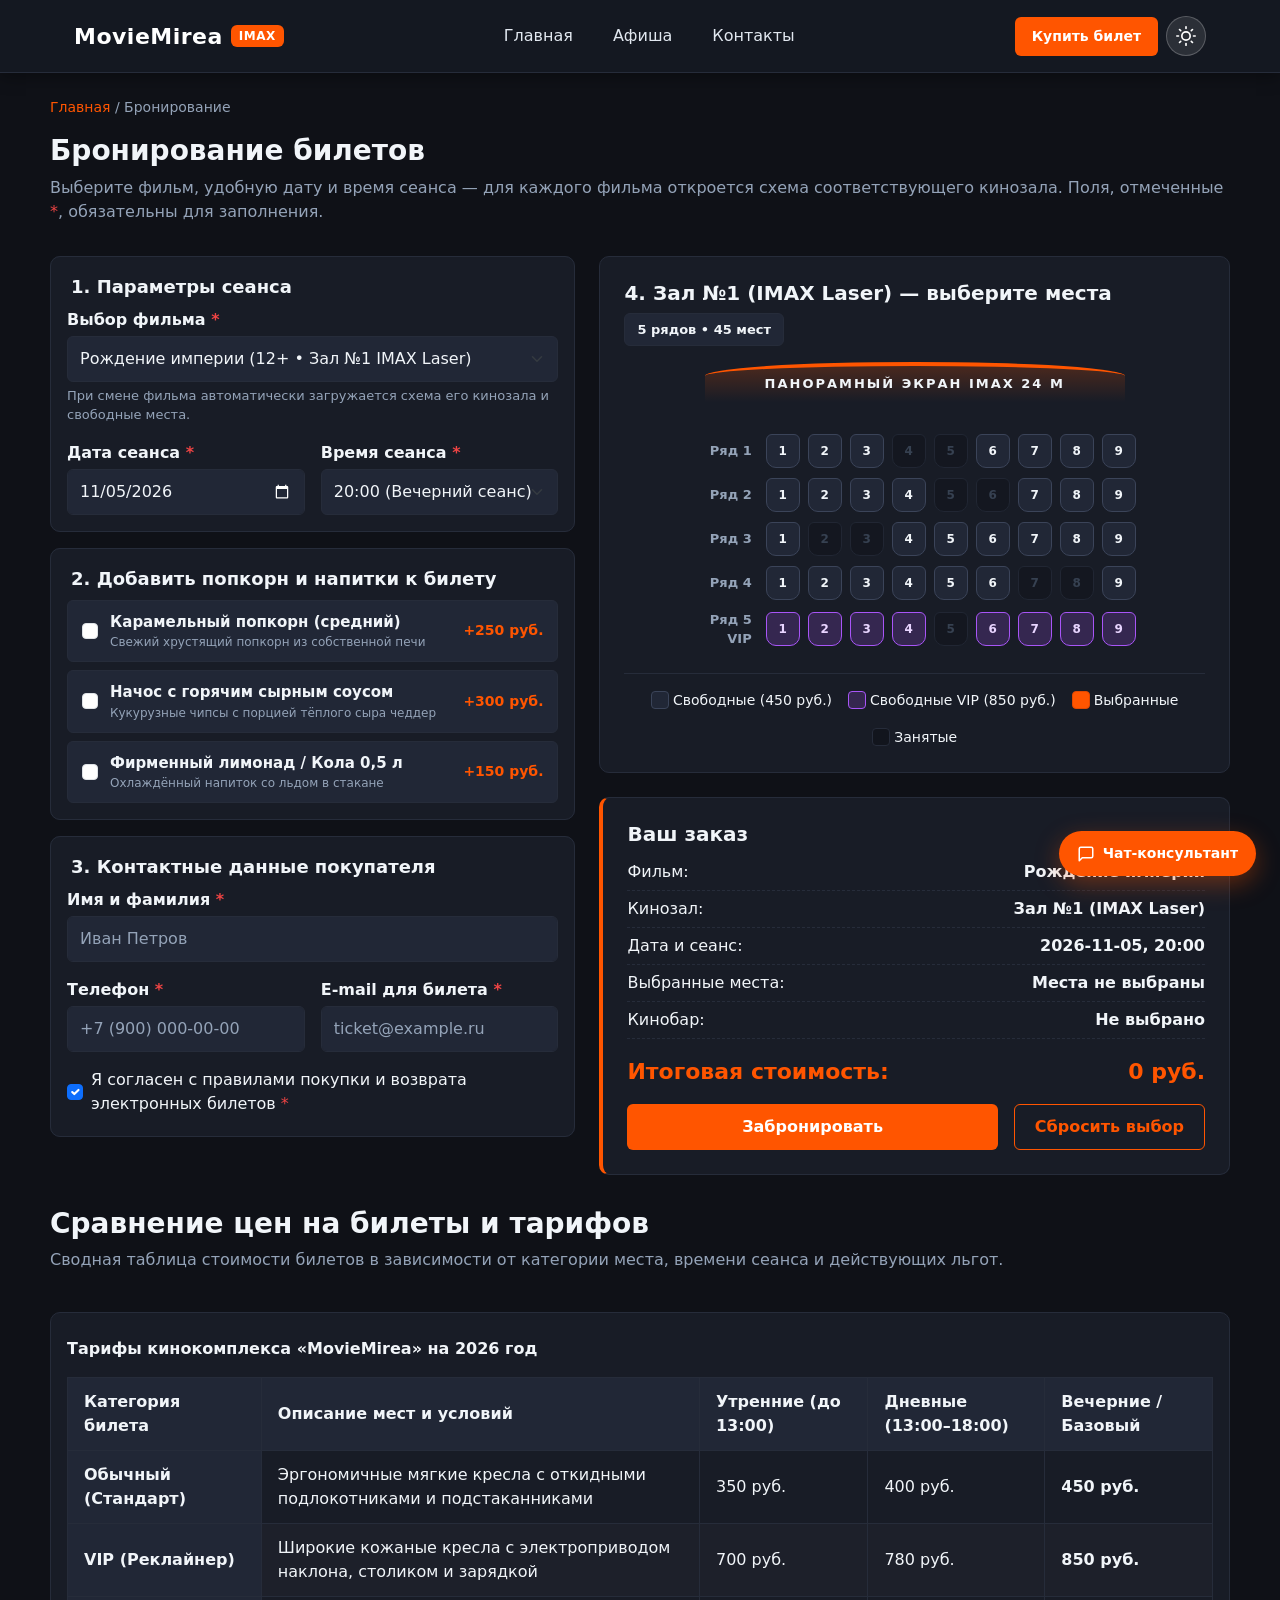
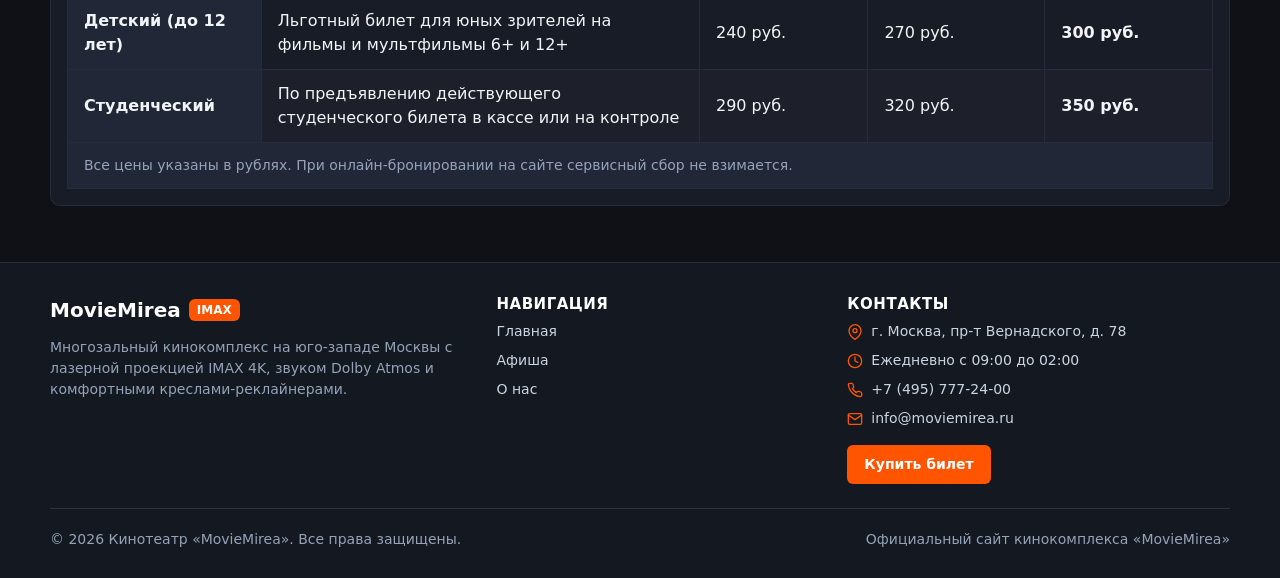
<file: booking.html>
<!DOCTYPE html>
<html lang="ru">
<head>
  <meta charset="UTF-8">
  <meta name="viewport" content="width=device-width, initial-scale=1.0">
  <meta name="description" content="Бронирование билетов в кинотеатре MovieMirea — выбор фильма, даты, сеанса и интерактивная схема зала с выбором мест для каждого фильма.">
  <title>Бронирование — Кинотеатр MovieMirea</title>
  <link href="https://cdn.jsdelivr.net/npm/bootstrap@5.3.3/dist/css/bootstrap.min.css" rel="stylesheet">
  <link rel="stylesheet" href="css/style.css?v=11">
  <script src="js/main.js?v=11" defer></script>
</head>
<body class="page">
  <header class="site-header">
    <div class="site-header__inner">
      <a class="site-header__logo" href="index.html">
        MovieMirea
        <span class="site-header__logo-badge">IMAX</span>
      </a>

      <nav class="site-nav" aria-label="Основная навигация">
        <ul class="site-nav__list">
          <li class="site-nav__item"><a class="site-nav__link" href="index.html">Главная</a></li>
          <li class="site-nav__item"><a class="site-nav__link" href="afisha.html">Афиша</a></li>
          <li class="site-nav__item"><a class="site-nav__link" href="contacts.html">Контакты</a></li>
        </ul>
      </nav>

      <div class="site-header__actions">
        <button class="button button--primary site-header__buy-btn js-quick-book" type="button" data-movie="Рождение империи">
          Купить билет
        </button>

        <button class="theme-toggle" type="button" id="theme-toggle" aria-label="Включить светлую тему" title="Включить светлую тему">
          <svg viewBox="0 0 24 24" aria-hidden="true">
            <circle cx="12" cy="12" r="5"></circle>
            <line x1="12" y1="1" x2="12" y2="3"></line>
            <line x1="12" y1="21" x2="12" y2="23"></line>
            <line x1="4.22" y1="4.22" x2="5.64" y2="5.64"></line>
            <line x1="18.36" y1="18.36" x2="19.78" y2="19.78"></line>
            <line x1="1" y1="12" x2="3" y2="12"></line>
            <line x1="21" y1="12" x2="23" y2="12"></line>
            <line x1="4.22" y1="19.78" x2="5.64" y2="18.36"></line>
            <line x1="18.36" y1="5.64" x2="19.78" y2="4.22"></line>
          </svg>
        </button>
      </div>
    </div>
  </header>

  <main class="page__main">
    <div class="success-message alert alert-success" id="success-message" role="status" hidden>
      <strong>Бронирование успешно оформлено!</strong> Код брони отправлен по SMS на указанный номер телефона. Ждём вас в кинотеатре «MovieMirea».
    </div>
    <nav class="breadcrumbs" aria-label="Хлебные крошки">
      <a class="breadcrumbs__link" href="index.html">Главная</a>
      <span class="breadcrumbs__current">Бронирование</span>
    </nav>

    <div class="success-message alert alert-success" id="booking-success-alert" role="status" hidden>
      <strong>Ваши билеты успешно забронированы!</strong> Номер заказа <strong>#MM-2026-481</strong>. QR-билеты отправлены на вашу электронную почту и по SMS.
    </div>

    <section class="section">
      <h1 class="section__title">Бронирование билетов</h1>
      <p class="section__text">
        Выберите фильм, удобную дату и время сеанса — для каждого фильма откроется схема соответствующего кинозала.
        Поля, отмеченные <span class="booking-form__required" aria-hidden="true">*</span>, обязательны для заполнения.
      </p>
    </section>

    <form id="booking-page-form" action="#" method="post" novalidate>
      <input type="hidden" id="booking-selected-seats" name="selected_seats" value="">

      <section class="booking-layout">
        <!-- Левая колонка: форма параметров сеанса и контактов -->
        <div class="booking-form-column">
          <fieldset class="booking-form__fieldset">
            <legend class="booking-form__legend">1. Параметры сеанса</legend>

            <div class="booking-form__field">
              <label class="booking-form__label" for="booking-movie">
                Выбор фильма <span class="booking-form__required" aria-hidden="true">*</span>
              </label>
              <select class="booking-form__select form-select" id="booking-movie" name="movie" required>
                <option value="Рождение империи">Рождение империи (12+ &bull; Зал №1 IMAX Laser)</option>
                <option value="Битва моторов">Битва моторов (12+ &bull; Зал №2 Dolby Atmos)</option>
                <option value="Барашек Шон и Чудище Лохматое">Барашек Шон и Чудище Лохматое (6+ &bull; Зал №3 Семейный)</option>
                <option value="Чудо-Юдо">Чудо-Юдо (6+ &bull; Зал №4 Комфорт)</option>
                <option value="Большие гонки. Пегас III">Большие гонки. Пегас III (16+ &bull; Зал №5 Драйв)</option>
                <option value="Зверь">Зверь (18+ &bull; Зал №6 VIP Lounge)</option>
                <option value="Голодные игры: Рассвет жатвы">Голодные игры: Рассвет жатвы (12+ &bull; Зал №1 IMAX Laser)</option>
                <option value="Чебурашка 3">Чебурашка 3 (6+ &bull; Зал №3 Семейный)</option>
              </select>
              <small class="booking-form__hint">При смене фильма автоматически загружается схема его кинозала и свободные места.</small>
            </div>

            <div class="row g-3">
              <div class="col-sm-6">
                <div class="booking-form__field mb-0">
                  <label class="booking-form__label" for="booking-date">
                    Дата сеанса <span class="booking-form__required" aria-hidden="true">*</span>
                  </label>
                  <input
                    class="booking-form__input form-control"
                    id="booking-date"
                    name="date"
                    type="date"
                    value="2026-11-05"
                    required
                  >
                </div>
              </div>

              <div class="col-sm-6">
                <div class="booking-form__field mb-0">
                  <label class="booking-form__label" for="booking-session">
                    Время сеанса <span class="booking-form__required" aria-hidden="true">*</span>
                  </label>
                  <select class="booking-form__select form-select" id="booking-session" name="session" required>
                    <option value="10:30">10:30 (Утренний)</option>
                    <option value="14:00">14:00 (Дневной)</option>
                    <option value="17:30">17:30 (Дневной)</option>
                    <option value="20:00" selected>20:00 (Вечерний сеанс)</option>
                    <option value="23:10">23:10 (Ночной показ)</option>
                  </select>
                </div>
              </div>
            </div>
          </fieldset>

          <fieldset class="booking-form__fieldset mb-0">
            <legend class="booking-form__legend">2. Добавить попкорн и напитки к билету</legend>

            <div class="snacks-list">
              <label class="snack-option">
                <span class="snack-option__left">
                  <input class="form-check-input mt-0 js-snack-checkbox" type="checkbox" name="snack" value="Карамельный попкорн (M)" data-price="250">
                  <span>
                    <strong class="snack-option__title">Карамельный попкорн (средний)</strong>
                    <small class="snack-option__desc">Свежий хрустящий попкорн из собственной печи</small>
                  </span>
                </span>
                <span class="snack-option__price">+250 руб.</span>
              </label>

              <label class="snack-option">
                <span class="snack-option__left">
                  <input class="form-check-input mt-0 js-snack-checkbox" type="checkbox" name="snack" value="Начос с сырным соусом" data-price="300">
                  <span>
                    <strong class="snack-option__title">Начос с горячим сырным соусом</strong>
                    <small class="snack-option__desc">Кукурузные чипсы с порцией тёплого сыра чеддер</small>
                  </span>
                </span>
                <span class="snack-option__price">+300 руб.</span>
              </label>

              <label class="snack-option">
                <span class="snack-option__left">
                  <input class="form-check-input mt-0 js-snack-checkbox" type="checkbox" name="snack" value="Напиток 0.5 л" data-price="150">
                  <span>
                    <strong class="snack-option__title">Фирменный лимонад / Кола 0,5 л</strong>
                    <small class="snack-option__desc">Охлаждённый напиток со льдом в стакане</small>
                  </span>
                </span>
                <span class="snack-option__price">+150 руб.</span>
              </label>
            </div>
          </fieldset>

          <fieldset class="booking-form__fieldset mb-0 mt-3">
            <legend class="booking-form__legend">3. Контактные данные покупателя</legend>

            <div class="booking-form__field">
              <label class="booking-form__label" for="booking-name">
                Имя и фамилия <span class="booking-form__required" aria-hidden="true">*</span>
              </label>
              <input
                class="booking-form__input form-control"
                id="booking-name"
                name="customer_name"
                type="text"
                minlength="2"
                placeholder="Иван Петров"
                autocomplete="name"
                required
              >
            </div>

            <div class="row g-3">
              <div class="col-sm-6">
                <div class="booking-form__field">
                  <label class="booking-form__label" for="booking-phone">
                    Телефон <span class="booking-form__required" aria-hidden="true">*</span>
                  </label>
                  <input
                    class="booking-form__input form-control"
                    id="booking-phone"
                    name="customer_phone"
                    type="tel"
                    inputmode="tel"
                    placeholder="+7 (900) 000-00-00"
                    autocomplete="tel"
                    required
                  >
                </div>
              </div>

              <div class="col-sm-6">
                <div class="booking-form__field">
                  <label class="booking-form__label" for="booking-email">
                    E-mail для билета <span class="booking-form__required" aria-hidden="true">*</span>
                  </label>
                  <input
                    class="booking-form__input form-control"
                    id="booking-email"
                    name="customer_email"
                    type="email"
                    placeholder="ticket@example.ru"
                    autocomplete="email"
                    required
                  >
                </div>
              </div>
            </div>

            <div class="booking-form__field booking-form__field--checkbox mb-0">
              <label class="booking-form__label" for="booking-agreement">
                <input class="form-check-input mt-0" id="booking-agreement" name="agreement" type="checkbox" required checked>
                <span>Я согласен с правилами покупки и возврата электронных билетов <span class="booking-form__required" aria-hidden="true">*</span></span>
              </label>
            </div>
          </fieldset>
        </div>

        <!-- Правая колонка: интерактивная схема зала и итоговая стоимость -->
        <div class="booking-hall-column">
          <div class="hall-card">
            <div class="d-flex justify-content-between align-items-center flex-wrap gap-2 mb-3">
              <h2 class="h5 fw-bold m-0" id="hall-title">4. Зал №1 (IMAX Laser) — выберите места</h2>
              <span class="hall-badge" id="hall-badge">5 рядов &bull; 45 мест</span>
            </div>
            <div class="hall-screen" id="hall-screen" aria-hidden="true">Экран IMAX 24 м</div>

            <div class="hall-grid" id="hall-grid" role="group" aria-label="Схема мест кинозала">
              <!-- Схема зала заполняется динамически в зависимости от выбранного фильма -->
            </div>

            <div class="hall-legend">
              <span class="hall-legend__item">
                <span class="hall-legend__swatch hall-legend__swatch--free" aria-hidden="true"></span>
                Свободные (450 руб.)
              </span>
              <span class="hall-legend__item">
                <span class="hall-legend__swatch hall-legend__swatch--vip" aria-hidden="true"></span>
                Свободные VIP (850 руб.)
              </span>
              <span class="hall-legend__item">
                <span class="hall-legend__swatch hall-legend__swatch--selected" aria-hidden="true"></span>
                Выбранные
              </span>
              <span class="hall-legend__item">
                <span class="hall-legend__swatch hall-legend__swatch--occupied" aria-hidden="true"></span>
                Занятые
              </span>
            </div>
          </div>

          <!-- Итоговая стоимость заказа -->
          <div class="order-summary">
            <h2 class="order-summary__title">Ваш заказ</h2>
            <ul class="order-summary__list">
              <li class="order-summary__item">
                <span>Фильм:</span>
                <strong id="summary-movie">Рождение империи</strong>
              </li>
              <li class="order-summary__item">
                <span>Кинозал:</span>
                <strong id="summary-hall">Зал №1 (IMAX Laser)</strong>
              </li>
              <li class="order-summary__item">
                <span>Дата и сеанс:</span>
                <strong id="summary-session">2026-11-05, 20:00</strong>
              </li>
              <li class="order-summary__item">
                <span>Выбранные места:</span>
                <strong id="summary-seats">Места не выбраны</strong>
              </li>
              <li class="order-summary__item">
                <span>Кинобар:</span>
                <strong id="summary-snacks">Не выбрано</strong>
              </li>
            </ul>

            <div class="order-summary__total">
              <span>Итоговая стоимость:</span>
              <span id="summary-total-price">0 руб.</span>
            </div>

            <p class="text-danger small mb-2" id="booking-seat-error" hidden>
              Пожалуйста, выберите хотя бы одно место на схеме зала.
            </p>

            <div class="booking-form__actions mt-3">
              <button class="button button--primary btn-lg flex-grow-1" type="submit">
                Забронировать
              </button>
              <button class="button button--secondary" type="reset">
                Сбросить выбор
              </button>
            </div>
          </div>
        </div>
      </section>
    </form>

    <section class="section" id="price-table-section">
      <div class="section__header">
        <div>
          <h2 class="section__title">Сравнение цен на билеты и тарифов</h2>
          <p class="section__text">
            Сводная таблица стоимости билетов в зависимости от категории места, времени сеанса и действующих льгот.
          </p>
        </div>
      </div>

      <div class="table-wrapper">
        <table class="price-table">
          <caption class="price-table__caption">Тарифы кинокомплекса «MovieMirea» на 2026 год</caption>
          <thead>
            <tr>
              <th class="price-table__cell price-table__cell--head" scope="col">Категория билета</th>
              <th class="price-table__cell price-table__cell--head" scope="col">Описание мест и условий</th>
              <th class="price-table__cell price-table__cell--head" scope="col">Утренние (до 13:00)</th>
              <th class="price-table__cell price-table__cell--head" scope="col">Дневные (13:00–18:00)</th>
              <th class="price-table__cell price-table__cell--head" scope="col">Вечерние / Базовый</th>
            </tr>
          </thead>
          <tbody>
            <tr>
              <th class="price-table__cell price-table__cell--head" scope="row">Обычный (Стандарт)</th>
              <td class="price-table__cell">Эргономичные мягкие кресла с откидными подлокотниками и подстаканниками</td>
              <td class="price-table__cell">350 руб.</td>
              <td class="price-table__cell">400 руб.</td>
              <td class="price-table__cell"><strong>450 руб.</strong></td>
            </tr>
            <tr>
              <th class="price-table__cell price-table__cell--head" scope="row">VIP (Реклайнер)</th>
              <td class="price-table__cell">Широкие кожаные кресла с электроприводом наклона, столиком и зарядкой</td>
              <td class="price-table__cell">700 руб.</td>
              <td class="price-table__cell">780 руб.</td>
              <td class="price-table__cell"><strong>850 руб.</strong></td>
            </tr>
            <tr>
              <th class="price-table__cell price-table__cell--head" scope="row">Детский (до 12 лет)</th>
              <td class="price-table__cell">Льготный билет для юных зрителей на фильмы и мультфильмы 6+ и 12+</td>
              <td class="price-table__cell">240 руб.</td>
              <td class="price-table__cell">270 руб.</td>
              <td class="price-table__cell"><strong>300 руб.</strong></td>
            </tr>
            <tr>
              <th class="price-table__cell price-table__cell--head" scope="row">Студенческий</th>
              <td class="price-table__cell">По предъявлению действующего студенческого билета в кассе или на контроле</td>
              <td class="price-table__cell">290 руб.</td>
              <td class="price-table__cell">320 руб.</td>
              <td class="price-table__cell"><strong>350 руб.</strong></td>
            </tr>
          </tbody>
          <tfoot>
            <tr>
              <td class="price-table__cell price-table__footer" colspan="5">
                Все цены указаны в рублях. При онлайн-бронировании на сайте сервисный сбор не взимается.
              </td>
            </tr>
          </tfoot>
        </table>
      </div>
    </section>
  </main>

  <footer class="site-footer">
    <div class="site-footer__inner">
      <div class="site-footer__grid">
        <div class="site-footer__col">
          <a class="site-footer__logo" href="index.html">
            MovieMirea
            <span class="site-header__logo-badge">IMAX</span>
          </a>
          <p class="site-footer__text">
            Многозальный кинокомплекс на юго-западе Москвы с лазерной проекцией IMAX 4K, звуком Dolby Atmos и комфортными креслами-реклайнерами.
          </p>
        </div>

        <nav class="site-footer__col" aria-label="Навигация в подвале">
          <h3 class="site-footer__title">Навигация</h3>
          <ul class="site-footer__list">
            <li class="site-footer__item"><a class="site-footer__link" href="index.html">Главная</a></li>
            <li class="site-footer__item"><a class="site-footer__link" href="afisha.html">Афиша</a></li>
            <li class="site-footer__item"><a class="site-footer__link" href="contacts.html">О нас</a></li>
          </ul>
        </nav>

        <div class="site-footer__col">
          <h3 class="site-footer__title">Контакты</h3>
          <ul class="site-footer__list">
            <li class="site-footer__item site-footer__item--icon">
              <svg class="site-footer__icon" viewBox="0 0 24 24" aria-hidden="true">
                <path d="M21 10c0 7-9 13-9 13s-9-6-9-13a9 9 0 0 1 18 0z"></path>
                <circle cx="12" cy="10" r="3"></circle>
              </svg>
              <span>г. Москва, пр-т Вернадского, д. 78</span>
            </li>
            <li class="site-footer__item site-footer__item--icon">
              <svg class="site-footer__icon" viewBox="0 0 24 24" aria-hidden="true">
                <circle cx="12" cy="12" r="10"></circle>
                <polyline points="12 6 12 12 16 14"></polyline>
              </svg>
              <span>Ежедневно с 09:00 до 02:00</span>
            </li>
            <li class="site-footer__item site-footer__item--icon">
              <svg class="site-footer__icon" viewBox="0 0 24 24" aria-hidden="true">
                <path d="M22 16.92v3a2 2 0 0 1-2.18 2 19.79 19.79 0 0 1-8.63-3.07 19.5 19.5 0 0 1-6-6 19.79 19.79 0 0 1-3.07-8.67A2 2 0 0 1 4.11 2h3a2 2 0 0 1 2 1.72 12.84 12.84 0 0 0 .7 2.81 2 2 0 0 1-.45 2.11L8.09 9.91a16 16 0 0 0 6 6l1.27-1.27a2 2 0 0 1 2.11-.45 12.84 12.84 0 0 0 2.81.7A2 2 0 0 1 22 16.92z"></path>
              </svg>
              <a class="site-footer__link" href="tel:+74957772400">+7 (495) 777-24-00</a>
            </li>
            <li class="site-footer__item site-footer__item--icon">
              <svg class="site-footer__icon" viewBox="0 0 24 24" aria-hidden="true">
                <path d="M4 4h16c1.1 0 2 .9 2 2v12c0 1.1-.9 2-2 2H4c-1.1 0-2-.9-2-2V6c0-1.1.9-2 2-2z"></path>
                <polyline points="22,6 12,13 2,6"></polyline>
              </svg>
              <a class="site-footer__link" href="mailto:info@moviemirea.ru">info@moviemirea.ru</a>
            </li>
          </ul>
          <button class="button button--primary site-footer__book-btn js-quick-book" type="button" data-movie="Рождение империи">
            Купить билет
          </button>
        </div>
      </div>

      <div class="site-footer__bottom">
        <p class="site-footer__text">&copy; 2026 Кинотеатр «MovieMirea». Все права защищены.</p>
        <p class="site-footer__text">Официальный сайт кинокомплекса «MovieMirea»</p>
      </div>
    </div>
  </footer>

  <button class="button button--primary scroll-top" type="button" id="scroll-top" hidden aria-label="Наверх">
    Наверх
  </button>

  <dialog class="booking-dialog" id="quick-booking-dialog" aria-labelledby="quick-booking-title">
    <div class="booking-dialog__inner">
      <button class="booking-dialog__close" type="button" id="close-booking-dialog-cross" aria-label="Закрыть окно">&times;</button>
      <h2 class="booking-dialog__title" id="quick-booking-title">Быстрое бронирование</h2>
      <p class="booking-dialog__movie" id="dialog-movie-name">Вы выбрали: Рождение империи</p>

      <form class="booking-form" id="quick-booking-form" action="#" method="post" novalidate>
        <div class="booking-form__field">
          <label class="booking-form__label" for="quick-movie">
            Фильм <span class="booking-form__required" aria-hidden="true">*</span>
          </label>
          <select class="booking-form__select form-select" id="quick-movie" name="movie" required>
            <option value="Рождение империи">Рождение империи (12+)</option>
            <option value="Битва моторов">Битва моторов (12+)</option>
            <option value="Барашек Шон и Чудище Лохматое">Барашек Шон и Чудище Лохматое (6+)</option>
            <option value="Чудо-Юдо">Чудо-Юдо (6+)</option>
            <option value="Большие гонки. Пегас III">Большие гонки. Пегас III (16+)</option>
            <option value="Зверь">Зверь (18+)</option>
            <option value="Голодные игры: Рассвет жатвы">Голодные игры: Рассвет жатвы (12+)</option>
            <option value="Чебурашка 3">Чебурашка 3 (6+)</option>
          </select>
        </div>

        <div class="row g-3">
          <div class="col-sm-6">
            <div class="booking-form__field">
              <label class="booking-form__label" for="quick-session">
                Сеанс <span class="booking-form__required" aria-hidden="true">*</span>
              </label>
              <select class="booking-form__select form-select" id="quick-session" name="session" required>
                <option value="12:30">12:30 (Дневной)</option>
                <option value="16:00">16:00 (Дневной)</option>
                <option value="19:30" selected>19:30 (Вечерний IMAX)</option>
                <option value="22:15">22:15 (Ночной VIP)</option>
              </select>
            </div>
          </div>

          <div class="col-sm-6">
            <div class="booking-form__field">
              <label class="booking-form__label" for="quick-tickets">
                Количество билетов <span class="booking-form__required" aria-hidden="true">*</span>
              </label>
              <input
                class="booking-form__input form-control"
                id="quick-tickets"
                name="tickets"
                type="number"
                min="1"
                max="10"
                value="2"
                required
              >
            </div>
          </div>
        </div>

        <div class="booking-form__field">
          <label class="booking-form__label" for="quick-name">
            Ваше имя <span class="booking-form__required" aria-hidden="true">*</span>
          </label>
          <input
            class="booking-form__input form-control"
            id="quick-name"
            name="name"
            type="text"
            placeholder="Введите ваше имя"
            minlength="2"
            autocomplete="given-name"
            required
          >
        </div>

        <div class="booking-form__field">
          <label class="booking-form__label" for="quick-phone">
            Телефон для SMS с билетом <span class="booking-form__required" aria-hidden="true">*</span>
          </label>
          <input
            class="booking-form__input form-control"
            id="quick-phone"
            name="phone"
            type="tel"
            inputmode="tel"
            placeholder="+7 (900) 000-00-00"
            required
          >
          <small class="booking-form__hint">Мы отправим номер брони по SMS за 30 минут до начала сеанса.</small>
        </div>

        <div class="booking-form__field booking-form__field--checkbox">
          <label class="booking-form__label" for="quick-agreement">
            <input class="booking-form__checkbox form-check-input mt-0" id="quick-agreement" name="agreement" type="checkbox" required checked>
            <span>Согласен с правилами посещения кинотеатра и обработкой данных <span class="booking-form__required" aria-hidden="true">*</span></span>
          </label>
        </div>

        <div class="booking-form__actions">
          <button class="button button--primary" type="submit">Подтвердить бронь</button>
          <button class="button button--secondary" type="reset">Очистить</button>
          <button class="button button--secondary" type="button" id="close-booking-dialog">Закрыть</button>
        </div>
      </form>
    </div>
  </dialog>
</body>
</html>
</file>
<file: css/style.css>
/* ===============================
   1. Переменные проекта
   =============================== */

:root {
  /* Основные цвета проекта — Тёмная тема «Настоящий Кинозал» (по умолчанию) */
  --color-bg: #0f1117;
  --color-text: #f1f5f9;
  --color-muted: #94a3b8;
  --color-primary: #ff5500;
  --color-primary-dark: #e04800;
  --color-accent: #141821;
  --color-border: #262c3a;
  --color-surface: #181c26;
  --color-surface-alt: #212736;
  --color-surface-accent: #241914;
  --color-danger: #ef4444;
  --color-success: #22c55e;
  --color-success-bg: #12281c;
  --color-success-text: #86efac;
  --color-warning: #f59e0b;
  --color-warning-bg: #291d0a;
  --color-warning-text: #fde68a;
  --color-vip: #a855f7;
  --color-vip-bg: rgba(168, 85, 247, 0.2);
  --color-vip-text: #e9d5ff;
  --color-seat-border: #3b4459;
  --color-seat-occupied-bg: #12151d;
  --color-seat-occupied-border: #262c3a;
  --color-seat-occupied-text: #475569;
  --color-white: #ffffff;
  --scheme-mode: dark;

  /* Отступы */
  --space-xs: 4px;
  --space-sm: 8px;
  --space-md: 16px;
  --space-lg: 24px;
  --space-xl: 32px;
  --space-2xl: 48px;

  /* Скругления */
  --radius-sm: 6px;
  --radius-md: 10px;
  --radius-lg: 16px;

  /* Размеры */
  --container-width: 1180px;
}

/* Светлая тема при переключении */
html[data-theme="light"] {
  --color-bg: #f8f9fc;
  --color-text: #1c1f26;
  --color-muted: #5c6474;
  --color-primary: #e04800;
  --color-primary-dark: #b83700;
  --color-accent: #1e293b;
  --color-border: #dce1eb;
  --color-surface: #ffffff;
  --color-surface-alt: #f1f4f9;
  --color-surface-accent: #fff4ed;
  --color-danger: #c62828;
  --color-success: #168a2f;
  --color-success-bg: #eefaf0;
  --color-success-text: #14532d;
  --color-warning: #d97706;
  --color-warning-bg: #fffbeb;
  --color-warning-text: #92400e;
  --color-vip: #7c3aed;
  --color-vip-bg: #f3e8ff;
  --color-vip-text: #5b21b6;
  --color-seat-border: #94a3b8;
  --color-seat-occupied-bg: #cbd5e1;
  --color-seat-occupied-border: #94a3b8;
  --color-seat-occupied-text: #64748b;
  --scheme-mode: light;
}

/* ===============================
   2. Базовые стили
   =============================== */

* {
  box-sizing: border-box;
}

html {
  scroll-behavior: smooth;
}

body {
  margin: 0;
  font-family: system-ui, -apple-system, "Segoe UI", Roboto, Arial, sans-serif;
  line-height: 1.5;
  color: var(--color-text);
  background-color: var(--color-bg);
  transition: background-color 0.35s ease, color 0.35s ease;
}

/* Плавная анимация смены тёмной и светлой темы для всех блоков */
.site-header,
.site-footer,
.hero,
.advantage-card,
.movie-card,
.review-card,
.afisha-filters,
.filters-form__fieldset,
.about-cinema,
.cinema-stats__item,
.contact-card,
.faq__item,
.booking-form__fieldset,
.booking-form__input,
.booking-form__select,
.booking-form__textarea,
.snack-option,
.hall-card,
.hall-badge,
.seat,
.order-summary,
.table-wrapper,
.price-table__cell,
.booking-dialog,
.chat-widget__window,
.chat-widget__header,
.chat-widget__form,
.chat-widget__input,
.chat-msg,
.chat-widget__chip,
.success-message,
.alert-warning {
  transition:
    background-color 0.35s ease,
    color 0.35s ease,
    border-color 0.35s ease,
    box-shadow 0.35s ease;
}

a {
  color: var(--color-primary);
  transition: color 0.2s ease, background-color 0.2s ease;
}

a:hover {
  color: var(--color-primary-dark);
}

a:focus-visible {
  outline: 2px solid var(--color-primary);
  outline-offset: 3px;
}

:target {
  outline: 2px dashed var(--color-primary);
  outline-offset: 4px;
}

/* ===============================
   3. Блок page
   =============================== */

.page {
  min-height: 100vh;
  display: flex;
  flex-direction: column;
}

.page__main {
  flex: 1;
  padding: var(--space-lg) var(--space-md);
}

/*
  Модификатор фиксирует страницу,
  когда открыто модальное окно.
*/
.page--locked {
  position: fixed;
  width: 100%;
  overflow-y: scroll;
}

/* ===============================
   4. Шапка и навигация
   =============================== */

.site-header {
  background-color: var(--color-accent);
  color: var(--color-white);
  border-bottom: 1px solid var(--color-border);
  box-shadow: 0 4px 16px rgba(0, 0, 0, 0.35);
}

.site-header__inner {
  display: flex;
  justify-content: space-between;
  align-items: center;
  flex-wrap: wrap;
  gap: var(--space-md);
  max-width: var(--container-width);
  margin: 0 auto;
  padding: var(--space-md) var(--space-lg);
}

.site-header__logo {
  display: inline-flex;
  align-items: center;
  gap: var(--space-sm);
  font-size: 22px;
  font-weight: 800;
  letter-spacing: 0.5px;
  color: var(--color-white);
  text-decoration: none;
}

.site-header__logo:hover {
  color: var(--color-primary);
}

.site-header__logo-badge {
  display: inline-block;
  padding: 2px 8px;
  font-size: 12px;
  font-weight: 700;
  text-transform: uppercase;
  background-color: var(--color-primary);
  color: var(--color-white);
  border-radius: var(--radius-sm);
}

.site-nav__list {
  display: flex;
  flex-wrap: wrap;
  justify-content: center;
  align-items: center;
  gap: var(--space-sm);
  margin: 0;
  padding: 0;
  list-style: none;
}

.site-nav__link {
  display: inline-block;
  padding: var(--space-sm) var(--space-md);
  color: #e2e8f0;
  text-decoration: none;
  font-weight: 500;
  border-radius: var(--radius-sm);
}

.site-nav__link:hover {
  color: var(--color-white);
  background-color: rgba(255, 255, 255, 0.12);
}

.site-nav__link:focus-visible {
  outline: 2px solid var(--color-white);
  outline-offset: 2px;
}

.site-nav__link--active {
  color: var(--color-white);
  background-color: var(--color-primary);
}

.site-nav__link--active:hover {
  background-color: var(--color-primary-dark);
}

.theme-toggle {
  display: inline-flex;
  align-items: center;
  justify-content: center;
  width: 40px;
  height: 40px;
  padding: 0;
  color: var(--color-white);
  background-color: rgba(255, 255, 255, 0.1);
  border: 1px solid rgba(255, 255, 255, 0.22);
  border-radius: 50%;
  cursor: pointer;
  transition: background-color 0.2s ease, border-color 0.2s ease, transform 0.2s ease;
}

.theme-toggle svg {
  width: 20px;
  height: 20px;
  fill: none;
  stroke: currentColor;
  stroke-width: 2;
  stroke-linecap: round;
  stroke-linejoin: round;
}

.theme-toggle:hover {
  color: var(--color-primary);
  background-color: rgba(255, 255, 255, 0.16);
  border-color: var(--color-primary);
  transform: rotate(12deg);
}

.theme-toggle:focus-visible {
  outline: 2px solid var(--color-primary);
  outline-offset: 2px;
}

/* ===============================
   5. Хлебные крошки
   =============================== */

.breadcrumbs {
  max-width: var(--container-width);
  margin: 0 auto var(--space-md);
  font-size: 14px;
  color: var(--color-muted);
}

.breadcrumbs__link {
  color: var(--color-primary);
  text-decoration: none;
}

.breadcrumbs__link:hover {
  text-decoration: underline;
}

.breadcrumbs__current::before {
  content: " / ";
  color: var(--color-muted);
}

/* ===============================
   6. Разделы страницы и первый экран
   =============================== */

.hero {
  max-width: var(--container-width);
  margin: 0 auto var(--space-xl);
  padding: var(--space-xl);
  display: grid;
  grid-template-columns: 1.4fr 260px;
  gap: var(--space-xl);
  align-items: center;
  background-color: #161b22;
  border: 1px solid var(--color-border);
  color: var(--color-white);
  border-radius: var(--radius-md);
}

.hero__content {
  display: flex;
  flex-direction: column;
  align-items: flex-start;
}

.hero__meta {
  display: flex;
  flex-wrap: wrap;
  align-items: center;
  gap: var(--space-sm);
  margin-bottom: var(--space-md);
  font-size: 14px;
  color: #cbd5e1;
}

.hero__tag {
  padding: 3px 10px;
  font-size: 12px;
  font-weight: 700;
  text-transform: uppercase;
  background-color: var(--color-primary);
  color: var(--color-white);
  border-radius: var(--radius-sm);
}

.hero__age {
  padding: 2px 8px;
  font-weight: 700;
  border: 1px solid rgba(255, 255, 255, 0.35);
  border-radius: var(--radius-sm);
}

.hero__title {
  margin-top: 0;
  margin-bottom: var(--space-sm);
  font-size: clamp(28px, 3.6vw, 40px);
  font-weight: 800;
  line-height: 1.15;
}

.hero__text {
  max-width: 620px;
  margin-top: 0;
  margin-bottom: var(--space-md);
  font-size: 16px;
  color: #cbd5e1;
}

.hero__sessions {
  margin-bottom: var(--space-lg);
}

.hero__sessions-label {
  display: block;
  margin-bottom: var(--space-xs);
  font-size: 13px;
  color: #94a3b8;
}

.hero__sessions-list {
  display: flex;
  flex-wrap: wrap;
  gap: var(--space-sm);
}

.hero__session-chip {
  display: inline-block;
  padding: 6px 12px;
  font-size: 14px;
  font-weight: 600;
  color: var(--color-white);
  text-decoration: none;
  background-color: rgba(255, 255, 255, 0.08);
  border: 1px solid rgba(255, 255, 255, 0.2);
  border-radius: var(--radius-sm);
}

.hero__session-chip:hover {
  color: var(--color-white);
  background-color: var(--color-primary);
  border-color: var(--color-primary);
}

.hero__actions {
  display: flex;
  flex-wrap: wrap;
  gap: var(--space-md);
  align-items: center;
}

.hero__poster-wrap {
  margin: 0;
}

.hero__poster {
  display: block;
  width: 100%;
  height: auto;
  aspect-ratio: 2 / 3;
  object-fit: cover;
  border-radius: var(--radius-sm);
  border: 1px solid rgba(255, 255, 255, 0.15);
}

.section {
  max-width: var(--container-width);
  margin: 0 auto var(--space-xl);
}

.section__header {
  display: flex;
  justify-content: space-between;
  align-items: baseline;
  flex-wrap: wrap;
  gap: var(--space-md);
  margin-bottom: var(--space-lg);
}

.section__title {
  margin-top: 0;
  margin-bottom: var(--space-sm);
  font-size: 28px;
  font-weight: 800;
}

.section__text {
  margin-top: 0;
  color: var(--color-muted);
}

/* ===============================
   7. Кнопки
   =============================== */

.button {
  display: inline-flex;
  align-items: center;
  justify-content: center;
  gap: var(--space-xs);
  padding: 10px 20px;
  border: 1px solid transparent;
  border-radius: var(--radius-sm);
  font: inherit;
  font-weight: 600;
  text-decoration: none;
  cursor: pointer;
  transition: background-color 0.2s ease, color 0.2s ease, border-color 0.2s ease, transform 0.1s ease;
}

.button:active:not(:disabled) {
  transform: translateY(1px);
}

.button--primary {
  color: var(--color-white);
  background-color: var(--color-primary);
}

.button--primary:hover {
  color: var(--color-white);
  background-color: var(--color-primary-dark);
}

.button--secondary {
  color: var(--color-primary);
  background-color: transparent;
  border-color: var(--color-primary);
}

.button--secondary:hover {
  color: var(--color-white);
  background-color: var(--color-primary);
}

.button--outline-light {
  color: var(--color-white);
  background-color: rgba(255, 255, 255, 0.08);
  border-color: rgba(255, 255, 255, 0.35);
}

.button--outline-light:hover {
  color: var(--color-accent);
  background-color: var(--color-white);
}

.button:focus-visible {
  outline: 2px solid var(--color-primary);
  outline-offset: 3px;
}

.button:disabled,
.button--disabled {
  opacity: 0.6;
  cursor: not-allowed;
}

/* ===============================
   8. Блок преимуществ кинотеатра
   =============================== */

.advantages-grid {
  display: grid;
  grid-template-columns: repeat(3, 1fr);
  gap: var(--space-lg);
}

.advantage-card {
  display: flex;
  flex-direction: column;
  overflow: hidden;
  background-color: var(--color-surface);
  border: 1px solid var(--color-border);
  border-radius: var(--radius-md);
}

.advantage-card__image {
  display: block;
  width: 100%;
  height: auto;
  aspect-ratio: 16 / 10;
  object-fit: cover;
}

.advantage-card__body {
  padding: var(--space-md) var(--space-lg) var(--space-lg);
}

.advantage-card__title {
  margin: 0 0 var(--space-xs);
  font-size: 20px;
  font-weight: 700;
  color: var(--color-text);
}

.advantage-card__text {
  margin: 0;
  font-size: 15px;
  color: var(--color-muted);
}

/* ===============================
   9. Карточки фильмов
   =============================== */

.movies-grid {
  display: grid;
  grid-template-columns: repeat(auto-fill, minmax(260px, 1fr));
  gap: var(--space-lg);
}

.movie-card {
  position: relative;
  display: flex;
  flex-direction: column;
  gap: var(--space-sm);
  padding: var(--space-md);
  border: 1px solid var(--color-border);
  border-radius: var(--radius-md);
  background-color: var(--color-surface);
  box-shadow: 0 4px 14px rgba(0, 0, 0, 0.04);
  transition: transform 0.2s ease, border-color 0.2s ease, box-shadow 0.2s ease;
}

.movie-card:hover {
  border-color: var(--color-primary);
  transform: translateY(-3px);
  box-shadow: 0 12px 28px rgba(0, 0, 0, 0.45);
}

.movie-card--premiere {
  border-color: var(--color-primary);
}

.movie-card--hit {
  border-color: var(--color-warning);
}

.movie-card--soon {
  border-color: var(--color-vip);
  background-color: var(--color-surface-alt);
}

.movie-card__poster-wrap {
  position: relative;
  overflow: hidden;
  border-radius: var(--radius-sm);
}

.movie-card__image {
  display: block;
  width: 100%;
  height: auto;
  aspect-ratio: 2 / 3;
  object-fit: cover;
  border-radius: var(--radius-sm);
}

.movie-card__badge {
  position: absolute;
  top: var(--space-sm);
  left: var(--space-sm);
  z-index: 2;
  padding: 4px 10px;
  font-size: 13px;
  font-weight: 700;
  color: var(--color-white);
  background-color: var(--color-primary);
  border-radius: var(--radius-sm);
  box-shadow: 0 2px 6px rgba(0, 0, 0, 0.25);
}

.movie-card__badge--premiere {
  background-color: var(--color-primary);
}

.movie-card__badge--hit {
  background-color: var(--color-warning);
}

.movie-card__badge--soon {
  background-color: var(--color-vip);
}

.movie-card__age {
  position: absolute;
  top: var(--space-sm);
  right: var(--space-sm);
  z-index: 2;
  padding: 4px 8px;
  font-size: 13px;
  font-weight: 700;
  color: var(--color-white);
  background-color: rgba(28, 31, 38, 0.85);
  border: 1px solid rgba(255, 255, 255, 0.3);
  border-radius: var(--radius-sm);
}

.movie-card__meta {
  display: flex;
  justify-content: space-between;
  align-items: center;
  gap: var(--space-xs);
  font-size: 13px;
  color: var(--color-muted);
}

.movie-card__genre {
  font-weight: 600;
  color: var(--color-primary);
}

.movie-card__title {
  margin: 0;
  font-size: 19px;
  font-weight: 700;
  color: var(--color-text);
}

.movie-card__description {
  margin: 0;
  font-size: 14px;
  color: var(--color-muted);
}

.movie-card__price {
  margin: var(--space-xs) 0 0;
  font-size: 17px;
  font-weight: 700;
  color: var(--color-text);
}

.movie-card__actions {
  display: flex;
  flex-wrap: wrap;
  gap: var(--space-sm);
  margin-top: auto;
  padding-top: var(--space-sm);
}

.movie-card__button {
  flex: 1;
}

/* ===============================
   10. Модальное окно и формы
   =============================== */

.booking-dialog {
  width: min(100% - 32px, 560px);
  padding: 0;
  border: 1px solid var(--color-border);
  border-radius: var(--radius-lg);
  background-color: var(--color-surface);
  color: var(--color-text);
  box-shadow: 0 20px 48px rgba(0, 0, 0, 0.65);
}

.booking-dialog::backdrop {
  background-color: rgba(15, 23, 42, 0.65);
}

.booking-dialog[open] {
  animation: dialog-show 0.25s ease;
}

@keyframes dialog-show {
  from {
    opacity: 0;
    transform: translateY(-20px);
  }
  to {
    opacity: 1;
    transform: translateY(0);
  }
}

.booking-dialog__inner {
  position: relative;
  padding: var(--space-lg);
}

.booking-dialog__close {
  position: absolute;
  top: var(--space-md);
  right: var(--space-md);
  width: 36px;
  height: 36px;
  border: none;
  border-radius: 50%;
  font-size: 24px;
  line-height: 1;
  color: var(--color-text);
  background-color: var(--color-surface-alt);
  cursor: pointer;
}

.booking-dialog__close:hover {
  background-color: var(--color-border);
}

.booking-dialog__close:focus-visible {
  outline: 2px solid var(--color-primary);
  outline-offset: 2px;
}

.booking-dialog__title {
  margin-top: 0;
  margin-bottom: var(--space-xs);
  padding-right: 40px;
}

.booking-dialog__movie {
  margin: 0 0 var(--space-md);
  font-weight: 700;
  color: var(--color-primary);
}

.booking-form__fieldset {
  margin: 0 0 var(--space-md);
  padding: var(--space-md);
  border: 1px solid var(--color-border);
  border-radius: var(--radius-md);
  background-color: var(--color-surface);
}

.booking-form__legend {
  padding: 0 var(--space-xs);
  font-size: 18px;
  font-weight: 700;
}

.booking-form__field {
  margin-bottom: var(--space-md);
}

.booking-form__label {
  display: block;
  margin-bottom: var(--space-xs);
  font-weight: 600;
}

.booking-form__required {
  color: var(--color-danger);
}

.booking-form__input,
.booking-form__select,
.booking-form__textarea {
  width: 100%;
  padding: 10px 12px;
  border: 1px solid var(--color-border);
  border-radius: var(--radius-sm);
  font: inherit;
  color: var(--color-text);
  background-color: var(--color-surface-alt);
  color-scheme: var(--scheme-mode);
}

.booking-form__input::placeholder,
.booking-form__textarea::placeholder {
  color: var(--color-muted);
}

.booking-form__input:focus,
.booking-form__select:focus,
.booking-form__textarea:focus {
  color: var(--color-text);
  background-color: var(--color-surface-alt);
  border-color: var(--color-primary);
  box-shadow: none;
}

.booking-form__input:hover,
.booking-form__select:hover,
.booking-form__textarea:hover {
  border-color: var(--color-primary);
}

.booking-form__input:focus-visible,
.booking-form__select:focus-visible,
.booking-form__textarea:focus-visible {
  outline: 2px solid var(--color-primary);
  outline-offset: 2px;
}

.booking-form__input[aria-invalid="true"],
.booking-form__select[aria-invalid="true"],
.booking-form__textarea[aria-invalid="true"],
.booking-form__input:user-invalid,
.booking-form__select:user-invalid {
  border-color: var(--color-danger);
}

.booking-form__hint {
  display: block;
  margin-top: var(--space-xs);
  font-size: 13px;
  color: var(--color-muted);
}

.booking-form__field--checkbox .booking-form__label {
  display: flex;
  align-items: center;
  gap: var(--space-sm);
  font-weight: 400;
}

.booking-form__actions {
  display: flex;
  flex-wrap: wrap;
  gap: var(--space-md);
  margin-top: var(--space-lg);
}

.success-message,
.alert-success {
  max-width: var(--container-width);
  margin: 0 auto var(--space-lg);
  padding: var(--space-md) var(--space-lg);
  border: 1px solid var(--color-success);
  border-left: 4px solid var(--color-success);
  border-radius: var(--radius-sm);
  background-color: var(--color-success-bg);
  color: var(--color-success-text);
}

.alert-warning {
  padding: var(--space-md) var(--space-lg);
  border: 1px solid var(--color-warning);
  border-left: 4px solid var(--color-warning);
  border-radius: var(--radius-sm);
  background-color: var(--color-warning-bg);
  color: var(--color-warning-text);
}

.text-muted {
  color: var(--color-muted) !important;
}

.hall-badge {
  padding: 6px 12px;
  font-size: 13px;
  font-weight: 700;
  color: var(--color-text);
  background-color: var(--color-surface-alt);
  border: 1px solid var(--color-border);
  border-radius: var(--radius-sm);
}

/* ===============================
   11. Страница афиши и фильтры
   =============================== */

.afisha-layout {
  max-width: var(--container-width);
  margin: 0 auto var(--space-xl);
  display: grid;
  grid-template-columns: 280px 1fr;
  grid-template-areas: "filters movies";
  gap: var(--space-lg);
}

.afisha-filters {
  grid-area: filters;
  position: sticky;
  top: var(--space-lg);
  align-self: start;
  padding: var(--space-md);
  border: 1px solid var(--color-border);
  border-radius: var(--radius-md);
  background-color: var(--color-surface);
}

.afisha-filters__title {
  margin-top: 0;
  margin-bottom: var(--space-md);
  font-size: 20px;
}

.afisha-movies {
  grid-area: movies;
}

.afisha-movies__header {
  display: flex;
  justify-content: space-between;
  align-items: center;
  flex-wrap: wrap;
  gap: var(--space-sm);
  margin-bottom: var(--space-md);
}

.afisha-movies__title {
  margin: 0;
  font-size: 22px;
}

.afisha-movies__count {
  margin: 0;
  font-size: 14px;
  font-weight: 600;
  color: var(--color-muted);
}

.filters-form {
  display: grid;
  gap: var(--space-md);
}

.filters-form__fieldset {
  margin: 0;
  padding: var(--space-md);
  border: 1px solid var(--color-border);
  border-radius: var(--radius-sm);
}

.filters-form__legend {
  padding: 0 var(--space-xs);
  font-size: 15px;
  font-weight: 700;
}

.filters-form__label {
  display: flex;
  align-items: center;
  gap: var(--space-sm);
  margin-bottom: var(--space-sm);
  cursor: pointer;
}

.filters-form__label:last-child {
  margin-bottom: 0;
}

.filters-form__actions {
  display: flex;
  flex-direction: column;
  gap: var(--space-sm);
}

/* ===============================
   12. Страница контактов и FAQ
   =============================== */

.about-cinema {
  display: grid;
  grid-template-columns: 1.1fr 0.9fr;
  gap: var(--space-lg);
  align-items: center;
  padding: var(--space-lg);
  background-color: var(--color-surface);
  border: 1px solid var(--color-border);
  border-radius: var(--radius-md);
}

.about-cinema__image {
  display: block;
  width: 100%;
  height: auto;
  border-radius: var(--radius-md);
  object-fit: cover;
}

.cinema-stats {
  display: grid;
  grid-template-columns: repeat(auto-fit, minmax(140px, 1fr));
  gap: var(--space-md);
  margin-top: var(--space-lg);
}

.cinema-stats__item {
  padding: var(--space-md);
  background-color: var(--color-surface-alt);
  border-radius: var(--radius-sm);
  text-align: center;
}

.cinema-stats__value {
  display: block;
  font-size: 24px;
  font-weight: 800;
  color: var(--color-primary);
}

.cinema-stats__label {
  font-size: 13px;
  color: var(--color-muted);
}

.contacts-grid {
  display: grid;
  grid-template-columns: repeat(2, 1fr);
  gap: var(--space-lg);
}

.contact-card {
  display: flex;
  flex-direction: column;
  padding: var(--space-lg);
  background-color: var(--color-surface);
  border: 1px solid var(--color-border);
  border-radius: var(--radius-md);
}

.contact-card--map {
  padding: var(--space-md);
}

.contact-map {
  width: 100%;
  min-height: 240px;
  height: 100%;
  border: 0;
  border-radius: var(--radius-sm);
}

.contact-card__title {
  margin-top: 0;
  margin-bottom: var(--space-sm);
  font-size: 18px;
  font-weight: 700;
}

.contacts-list {
  margin: 0;
  padding-left: 18px;
}

.contacts-list__item {
  margin-bottom: var(--space-sm);
}

.faq__item {
  margin-bottom: var(--space-sm);
  padding: var(--space-md);
  border: 1px solid var(--color-border);
  border-radius: var(--radius-md);
  background-color: var(--color-surface);
}

.faq__question {
  font-weight: 700;
  cursor: pointer;
}

.faq__question:focus-visible {
  outline: 2px solid var(--color-primary);
  outline-offset: 3px;
}

.faq__answer {
  margin: var(--space-sm) 0 0;
  color: var(--color-muted);
}

/* ===============================
   13. Страница бронирования и схема зала
   =============================== */

.booking-layout {
  max-width: var(--container-width);
  margin: 0 auto var(--space-xl);
  display: grid;
  grid-template-columns: 1fr 1.2fr;
  gap: var(--space-lg);
  align-items: start;
}

.hall-card {
  padding: var(--space-lg);
  background-color: var(--color-surface);
  border: 1px solid var(--color-border);
  border-radius: var(--radius-md);
}

.hall-screen {
  margin: 0 auto var(--space-xl);
  padding: var(--space-sm);
  max-width: 420px;
  text-align: center;
  font-size: 13px;
  font-weight: 700;
  letter-spacing: 2px;
  text-transform: uppercase;
  color: var(--color-text);
  background: linear-gradient(180deg, rgba(255, 85, 0, 0.22) 0%, transparent 100%);
  border-top: 4px solid var(--color-primary);
  border-radius: 50% 50% 0 0 / 14px 14px 0 0;
}

.hall-grid {
  display: flex;
  flex-direction: column;
  gap: 10px;
  margin-bottom: var(--space-lg);
  overflow-x: auto;
}

.hall-row {
  display: flex;
  align-items: center;
  justify-content: center;
  gap: 8px;
}

.hall-row__label {
  width: 58px;
  font-size: 13px;
  font-weight: 600;
  color: var(--color-muted);
  text-align: right;
  margin-right: 6px;
}

.seat {
  width: 34px;
  height: 34px;
  border: 1px solid var(--color-seat-border);
  border-radius: 6px 6px 10px 10px;
  background-color: var(--color-surface-alt);
  color: var(--color-text);
  font-size: 12px;
  font-weight: 700;
  cursor: pointer;
  transition: transform 0.15s ease, background-color 0.15s ease, border-color 0.15s ease;
}

.seat:hover:not(:disabled) {
  transform: scale(1.08);
  border-color: var(--color-primary);
}

.seat--vip {
  border-color: var(--color-vip);
  background-color: var(--color-vip-bg);
  color: var(--color-vip-text);
}

.seat--selected {
  background-color: var(--color-primary);
  border-color: var(--color-primary-dark);
  color: var(--color-white);
}

.seat--occupied,
.seat:disabled {
  background-color: var(--color-seat-occupied-bg);
  border-color: var(--color-seat-occupied-border);
  color: var(--color-seat-occupied-text);
  cursor: not-allowed;
  opacity: 0.65;
}

.hall-legend {
  display: flex;
  flex-wrap: wrap;
  justify-content: center;
  gap: var(--space-md);
  padding-top: var(--space-md);
  border-top: 1px solid var(--color-border);
  font-size: 14px;
}

.hall-legend__item {
  display: inline-flex;
  align-items: center;
  gap: var(--space-xs);
}

.hall-legend__swatch {
  display: inline-block;
  width: 18px;
  height: 18px;
  border-radius: 4px;
  border: 1px solid var(--color-seat-border);
}

.hall-legend__swatch--free {
  background-color: var(--color-surface-alt);
}

.hall-legend__swatch--vip {
  background-color: var(--color-vip-bg);
  border-color: var(--color-vip);
}

.hall-legend__swatch--selected {
  background-color: var(--color-primary);
  border-color: var(--color-primary-dark);
}

.hall-legend__swatch--occupied {
  background-color: var(--color-seat-occupied-bg);
  border-color: var(--color-seat-occupied-border);
}

.order-summary {
  margin-top: var(--space-lg);
  padding: var(--space-lg);
  background-color: var(--color-surface);
  border: 1px solid var(--color-border);
  border-left: 4px solid var(--color-primary);
  border-radius: var(--radius-md);
}

.order-summary__title {
  margin-top: 0;
  margin-bottom: var(--space-sm);
  font-size: 20px;
  font-weight: 700;
}

.order-summary__list {
  margin: 0 0 var(--space-md);
  padding: 0;
  list-style: none;
}

.order-summary__item {
  display: flex;
  justify-content: space-between;
  gap: var(--space-sm);
  padding: 6px 0;
  border-bottom: 1px dashed var(--color-border);
}

.order-summary__total {
  display: flex;
  justify-content: space-between;
  align-items: baseline;
  margin: var(--space-md) 0;
  font-size: 22px;
  font-weight: 800;
  color: var(--color-primary);
}

/* ===============================
   14. Таблица цен, отзывы и конструктор кинобара
   =============================== */

.reviews__list {
  display: grid;
  grid-template-columns: repeat(3, 1fr);
  gap: var(--space-lg);
}

.review-card {
  display: flex;
  flex-direction: column;
  padding: var(--space-lg);
  background-color: var(--color-surface);
  border: 1px solid var(--color-border);
  border-left: 4px solid var(--color-primary);
  border-radius: var(--radius-md);
}

.review-card__top {
  display: flex;
  justify-content: space-between;
  align-items: center;
  gap: var(--space-sm);
  margin-bottom: 4px;
}

.review-card__author {
  font-size: 16px;
  font-weight: 700;
  color: var(--color-text);
}

.review-card__rating {
  font-size: 14px;
  font-weight: 700;
  color: var(--color-warning);
}

.review-card__meta {
  margin: 0 0 var(--space-sm);
  font-size: 13px;
  color: var(--color-muted);
}

.review-card__text {
  margin: 0;
  font-size: 14px;
  color: var(--color-text);
}

.snacks-list {
  display: flex;
  flex-direction: column;
  gap: var(--space-sm);
}

.snack-option {
  display: flex;
  justify-content: space-between;
  align-items: center;
  gap: var(--space-md);
  padding: 10px 14px;
  background-color: var(--color-surface-alt);
  border: 1px solid var(--color-border);
  border-radius: var(--radius-sm);
  cursor: pointer;
  transition: border-color 0.2s ease, background-color 0.2s ease;
}

.snack-option:hover {
  border-color: var(--color-primary);
}

.snack-option__left {
  display: flex;
  align-items: center;
  gap: 12px;
}

.snack-option__title {
  display: block;
  font-size: 15px;
  color: var(--color-text);
}

.snack-option__desc {
  display: block;
  font-size: 12px;
  color: var(--color-muted);
}

.snack-option__price {
  flex-shrink: 0;
  font-size: 14px;
  font-weight: 700;
  color: var(--color-primary);
}

.table-wrapper {
  overflow-x: auto;
  background-color: var(--color-surface);
  border: 1px solid var(--color-border);
  border-radius: var(--radius-md);
  padding: var(--space-md);
}

.price-table {
  width: 100%;
  min-width: 580px;
  border-collapse: collapse;
  color: var(--color-text);
}

.price-table__caption {
  margin-bottom: var(--space-sm);
  font-weight: 700;
  text-align: left;
  color: var(--color-text);
  caption-side: top;
}

.price-table__cell {
  padding: 12px 16px;
  border: 1px solid var(--color-border);
  text-align: left;
  color: var(--color-text);
}

.price-table__cell--head {
  background-color: var(--color-surface-alt);
  font-weight: 700;
}

.price-table tbody tr:nth-child(even) {
  background-color: rgba(255, 255, 255, 0.02);
}

.price-table tbody tr:hover {
  background-color: var(--color-surface-accent);
}

.price-table__footer {
  font-size: 14px;
  color: var(--color-muted);
  background-color: var(--color-surface-alt);
}

/* ===============================
   15. Кнопка «Наверх», чат-консультант и подвал
   =============================== */

.scroll-top {
  position: fixed;
  right: var(--space-lg);
  bottom: 84px;
  z-index: 20;
  box-shadow: 0 4px 12px rgba(0, 0, 0, 0.25);
}

.scroll-top[hidden] {
  display: none;
}

.chat-widget {
  position: fixed;
  right: var(--space-lg);
  bottom: var(--space-lg);
  z-index: 30;
}

.chat-widget__toggle {
  display: inline-flex;
  align-items: center;
  gap: 8px;
  padding: 12px 18px;
  font: inherit;
  font-size: 14px;
  font-weight: 700;
  color: var(--color-white);
  background-color: var(--color-primary);
  border: none;
  border-radius: 999px;
  box-shadow: 0 8px 24px rgba(255, 85, 0, 0.35);
  cursor: pointer;
  transition: background-color 0.2s ease, transform 0.15s ease;
}

.chat-widget__toggle:hover {
  background-color: var(--color-primary-dark);
  transform: translateY(-2px);
}

.chat-widget__toggle svg {
  width: 18px;
  height: 18px;
  fill: none;
  stroke: currentColor;
  stroke-width: 2;
  stroke-linecap: round;
  stroke-linejoin: round;
}

.chat-widget__window {
  position: absolute;
  right: 0;
  bottom: 58px;
  width: min(340px, calc(100vw - 32px));
  display: flex;
  flex-direction: column;
  background-color: var(--color-surface);
  border: 1px solid var(--color-border);
  border-radius: var(--radius-md);
  box-shadow: 0 16px 40px rgba(0, 0, 0, 0.5);
  overflow: hidden;
}

.chat-widget__window[hidden] {
  display: none;
}

.chat-widget__header {
  display: flex;
  justify-content: space-between;
  align-items: center;
  padding: 12px 16px;
  background-color: var(--color-accent);
  border-bottom: 1px solid var(--color-border);
  color: var(--color-white);
}

.chat-widget__title {
  margin: 0;
  font-size: 15px;
  font-weight: 700;
}

.chat-widget__status {
  display: block;
  font-size: 12px;
  color: #4ade80;
}

.chat-widget__close {
  width: 28px;
  height: 28px;
  border: none;
  border-radius: 50%;
  font-size: 20px;
  line-height: 1;
  color: var(--color-white);
  background-color: rgba(255, 255, 255, 0.1);
  cursor: pointer;
}

.chat-widget__close:hover {
  background-color: rgba(255, 255, 255, 0.2);
}

.chat-widget__messages {
  max-height: 240px;
  overflow-y: auto;
  padding: 12px;
  display: flex;
  flex-direction: column;
  gap: 8px;
}

.chat-msg {
  max-width: 86%;
  padding: 8px 12px;
  font-size: 13px;
  line-height: 1.4;
  border-radius: var(--radius-sm);
}

.chat-msg--bot {
  align-self: flex-start;
  background-color: var(--color-surface-alt);
  color: var(--color-text);
  border: 1px solid var(--color-border);
}

.chat-msg--user {
  align-self: flex-end;
  background-color: var(--color-primary);
  color: var(--color-white);
}

.chat-widget__quick {
  display: flex;
  flex-wrap: wrap;
  gap: 6px;
  padding: 0 12px 10px;
}

.chat-widget__chip {
  padding: 4px 10px;
  font: inherit;
  font-size: 12px;
  color: var(--color-text);
  background-color: var(--color-surface-alt);
  border: 1px solid var(--color-border);
  border-radius: 999px;
  cursor: pointer;
}

.chat-widget__chip:hover {
  border-color: var(--color-primary);
  color: var(--color-primary);
}

.chat-widget__form {
  display: flex;
  gap: 8px;
  padding: 10px 12px;
  border-top: 1px solid var(--color-border);
  background-color: var(--color-surface);
}

.chat-widget__input {
  flex: 1;
  padding: 8px 10px;
  font: inherit;
  font-size: 13px;
  color: var(--color-text);
  background-color: var(--color-surface-alt);
  border: 1px solid var(--color-border);
  border-radius: var(--radius-sm);
}

.chat-widget__input:focus {
  outline: none;
  border-color: var(--color-primary);
}

.chat-widget__send {
  padding: 8px 14px;
  font-size: 13px;
}

.site-footer {
  margin-top: auto;
  padding: var(--space-xl) var(--space-lg) var(--space-lg);
  background-color: var(--color-accent);
  border-top: 1px solid var(--color-border);
  color: #cbd5e1;
}

.site-footer__inner {
  max-width: var(--container-width);
  margin: 0 auto;
}

.site-footer__grid {
  display: grid;
  grid-template-columns: 1.3fr 1fr 1.2fr;
  gap: var(--space-xl);
  padding-bottom: var(--space-lg);
  border-bottom: 1px solid rgba(255, 255, 255, 0.12);
}

.site-footer__logo {
  display: inline-flex;
  align-items: center;
  gap: var(--space-sm);
  margin-bottom: var(--space-sm);
  font-size: 20px;
  font-weight: 800;
  color: var(--color-white);
  text-decoration: none;
}

.site-footer__logo:hover {
  color: var(--color-primary);
}

.site-footer__title {
  margin: 0 0 var(--space-sm);
  font-size: 15px;
  font-weight: 700;
  text-transform: uppercase;
  letter-spacing: 0.5px;
  color: var(--color-white);
}

.site-footer__list {
  margin: 0;
  padding: 0;
  list-style: none;
}

.site-footer__item {
  margin-bottom: 8px;
  font-size: 14px;
}

.site-footer__item--icon {
  display: flex;
  align-items: center;
  gap: 8px;
}

.site-footer__icon {
  width: 16px;
  height: 16px;
  flex-shrink: 0;
  fill: none;
  stroke: var(--color-primary);
  stroke-width: 2;
  stroke-linecap: round;
  stroke-linejoin: round;
}

.site-footer__book-btn {
  margin-top: var(--space-sm);
  padding: 8px 16px;
  font-size: 14px;
}

.site-header__actions {
  display: flex;
  align-items: center;
  gap: var(--space-sm);
}

.site-header__buy-btn {
  padding: 8px 16px;
  font-size: 14px;
}

.site-footer__link {
  color: #cbd5e1;
  text-decoration: none;
}

.site-footer__link:hover {
  color: var(--color-white);
  text-decoration: underline;
}

.site-footer__bottom {
  display: flex;
  justify-content: space-between;
  align-items: center;
  flex-wrap: wrap;
  gap: var(--space-sm);
  padding-top: var(--space-md);
}

.site-footer__text {
  margin: 4px 0;
  font-size: 14px;
  color: #94a3b8;
}

/* ===============================
   16. Адаптивность
   =============================== */

@media (max-width: 920px) {
  .afisha-layout {
    grid-template-columns: 1fr;
    grid-template-areas:
      "filters"
      "movies";
  }

  .afisha-filters {
    position: static;
  }

  .about-cinema,
  .booking-layout,
  .advantages-grid,
  .reviews__list,
  .contacts-grid,
  .hero,
  .site-footer__grid {
    grid-template-columns: 1fr;
  }

  .hero__poster-wrap {
    max-width: 240px;
  }
}
</file>
